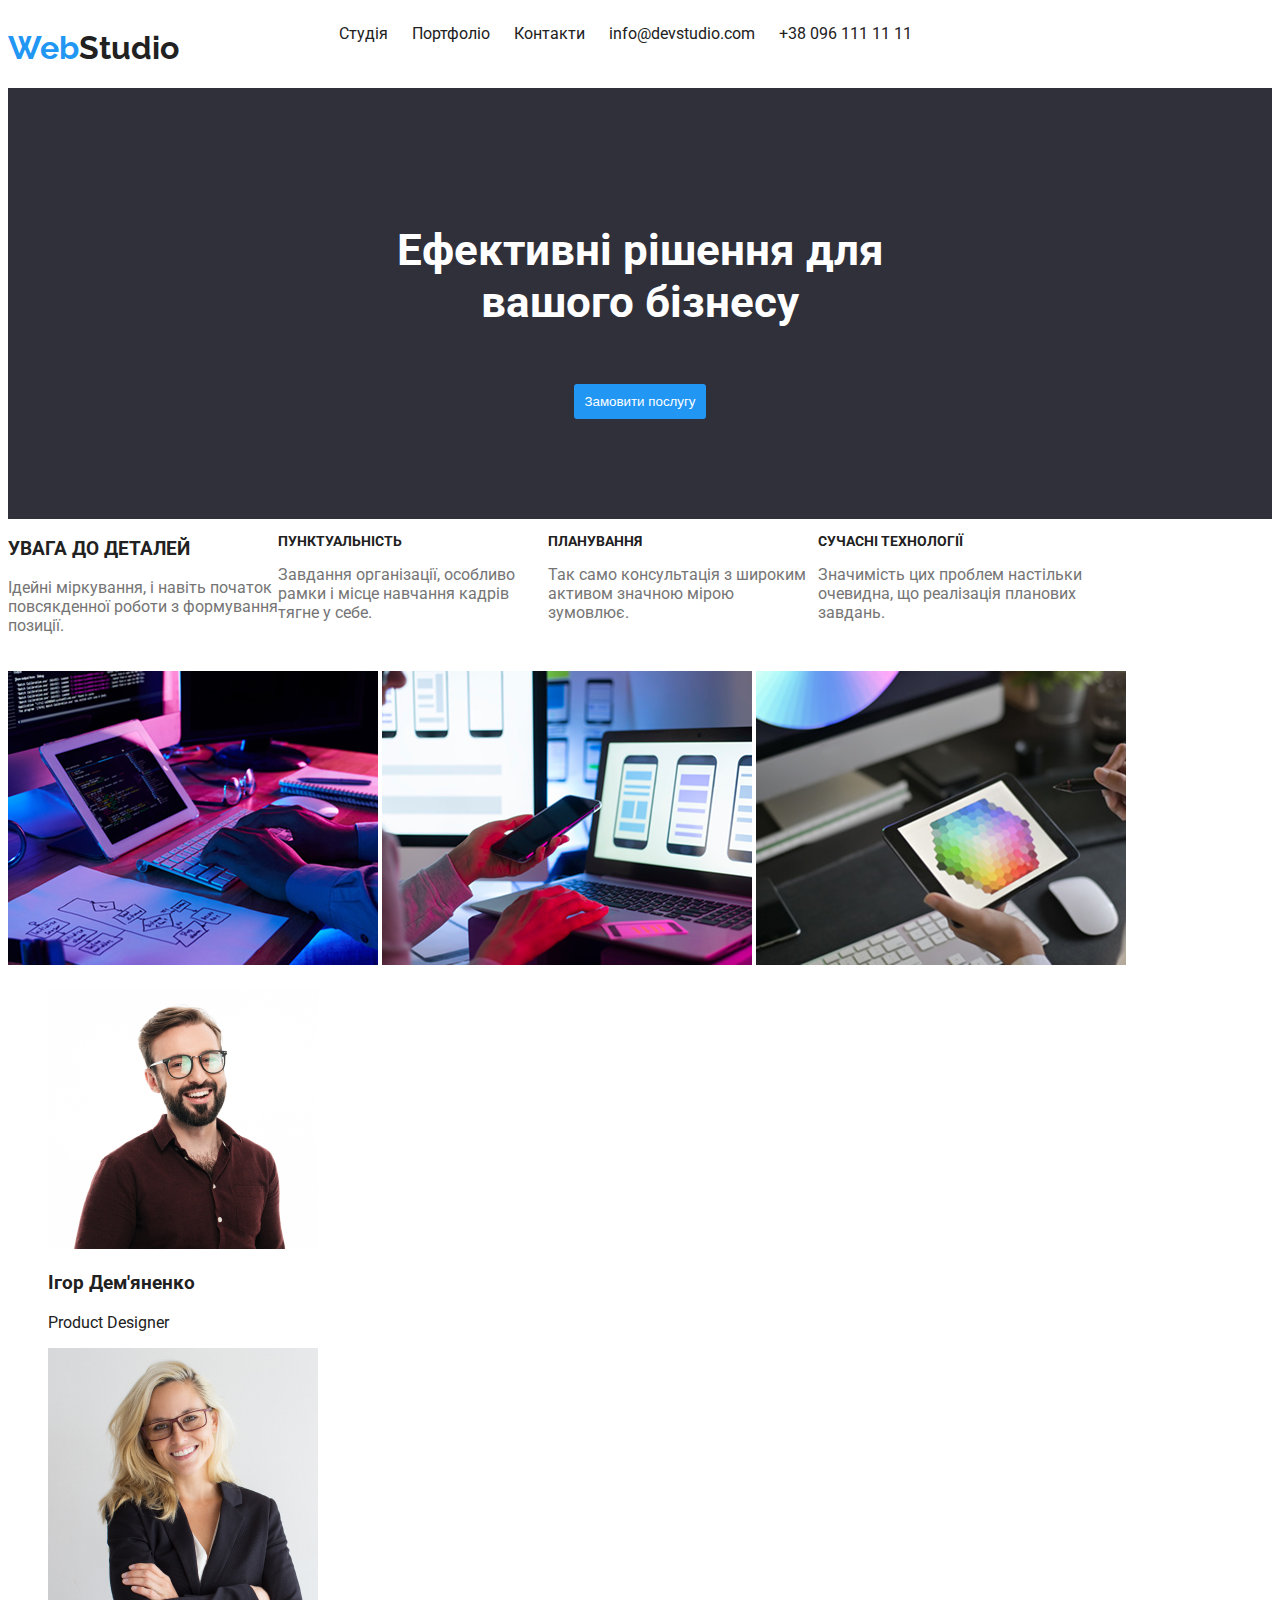
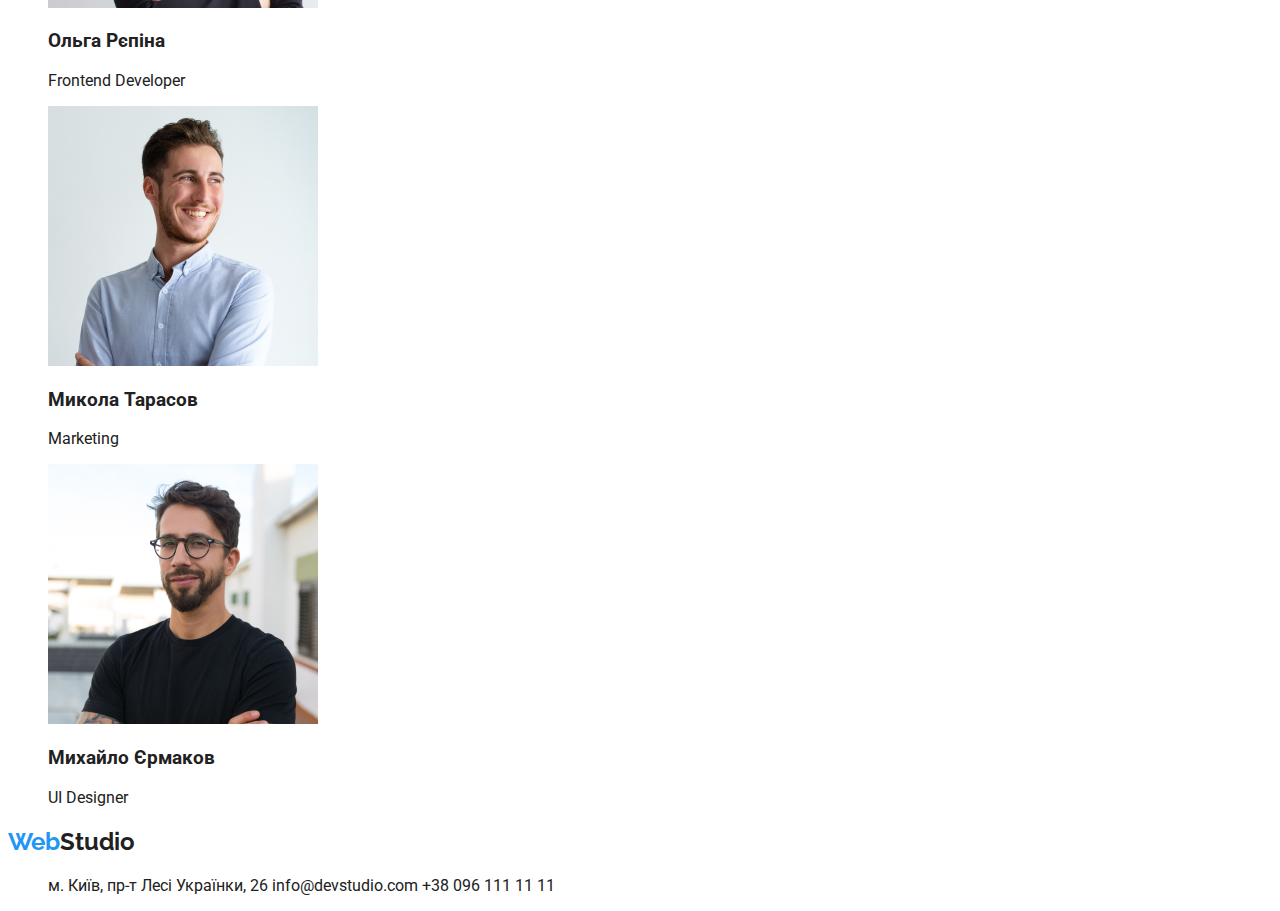
<file: realWebStudio/index.html>
<!DOCTYPE html>
<html lang="uk">
  <head>
    <meta charset="UTF-8" />
    <meta name="viewport" content="width=device-width, initial-scale=1.0" />
    <title>WebStudio</title>
    <link
      href="https://fonts.googleapis.com/css2?family=Roboto:ital,wght@0,100..900;1,100..900&display=swap"
      rel="stylesheet"
    />
    <link
      href="https://fonts.googleapis.com/css2?family=Raleway:ital,wght@0,100..900;1,100..900&family=Roboto:ital,wght@0,100..900;1,100..900&display=swap"
      rel="stylesheet"
    />
    <link
      rel="stylesheet"
      href="https://necolas.github.io/normalize.css/8.0.1/normalize.css"
    />
    <link rel="stylesheet" href="style.css" />
  </head>
  <body>
    <header> 
      <h1><span>Web</span>Studio</h1>
      <!--font-Raleway-->
      <nav>
        <ul class="header-menu-list">
          <li class="header-menu-list-items">Студія</li>
          <li class="header-menu-list-items">Портфоліо</li>
          <li class="header-menu-list-items">Контакти</li>

          <li class="header-menu-list-items">
            <adress>info@devstudio.com</adress>
          </li>
          <li class="header-menu-list-items">
            <adress>+38 096 111 11 11</adress>
          </li>
        </ul>
      </nav>
    </header>
    <main>
      <section class="hero">
        <h2 class="hero-section-h2">
          Ефективні рішення для <br />вашого бізнесу
        </h2>
        <br />
        <button type="button" class="hero-section-button">
          Замовити послугу
        </button>
      </section>

      <section class="features">
        <div class="features-section-items">
          <h3 class="features-section-div-h3-items">УВАГА ДО ДЕТАЛЕЙ</h3>
          <p class="features-section-div-p-litems">
            Ідейні міркування, і навіть початок повсякденної роботи з формування
            позиції.
          </p>
        </div>
        <div class="features-section-items">
          <h3 class="features-section-div-h3-litems">ПУНКТУАЛЬНІСТЬ</h3>
          <p class="features-section-div-p-litems">
            Завдання організації, особливо рамки і місце навчання кадрів тягне у
            себе.
          </p>
        </div>
        <div class="features-section-items">
          <h3 class="features-section-div-h3-litems">ПЛАНУВАННЯ</h3>
          <p class="features-section-div-p-litems">
            Так само консультація з широким активом значною мірою зумовлює.
          </p>
        </div>
        <div class="features-section-items">
          <h3 class="features-section-div-h3-litems">СУЧАСНІ ТЕХНОЛОГІЇ</h3>
          <p class="features-section-div-p-litems">
            Значимість цих проблем настільки очевидна, що реалізація планових
            завдань.
          </p>
        </div>
      </section>

      <section class="WhatDoWeDo">
        <h2 class="WhatDoWeDo-section-h2"></h2>
        <img src="img.png" alt="img" class="WhatDoWeDo-section-img-items" />
        <img src="box 2.png" alt="img" class="WhatDoWeDo-section-img-items" />
        <img src="img (4).png" alt="img" class="WhatDoWeDo-section-img-items" />
      </section>

      <section class="OurTeam">
        <h2 class="OurTeam-section-h2"></h2>
        <ul class="OurTeam-section-list">
          <li class="OurTeam-section-list-items">
            <img
              src="img (1).jpg"
              alt="img"
              class="OurTeam-section-img-items"
            />
            <h3 class="OurTeam-section-h3-items">Ігор Дем'яненко</h3>
            <p class="OurTeam-section-p-items">Product Designer</p>
          </li>
          <li class="OurTeam-section-list-items">
            <img
              src="img (4).jpg"
              alt="img"
              class="OurTeam-section-img-items"
            />
            <h3 class="OurTeam-section-h3-items">Ольга Рєпіна</h3>
            <p class="OurTeam-section-p-items">Frontend Developer</p>
          </li>
          <li class="OurTeam-section-list-items">
            <img
              src="img (2).jpg"
              alt="img"
              class="OurTeam-section-img-items"
            />
            <h3 class="OurTeam-section-h3-items">Микола Тарасов</h3>
            <p class="OurTeam-section-p-items">Marketing</p>
          </li>
          <li class="OurTeam-section-list-items">
            <img
              src="img (5).jpg"
              alt="img"
              class="OurTeam-section-img-items"
            />
            <h3 class="OurTeam-section-h3-items">Михайло Єрмаков</h3>
            <p class="OurTeam-section-p-items">UI Designer</p>
          </li>
        </ul>
      </section>
    </main>
    <footer>
      <h2 class="footer-logo"><span>Web</span>Studio</h2>
      <!--font-Raleway-->
      <ul class="footer list">
        <li class="footer-list-items">
          <adress>м. Київ, пр-т Лесі Українки, 26</adress>
        </li>
        <li class="footer-list-items">
          <adress>info@devstudio.com</adress>
        </li>
        <li class="footer-list-items">
          <adress>+38 096 111 11 11</adress>
        </li>
      </ul>
    </footer>
  </body>
</html>
</file>
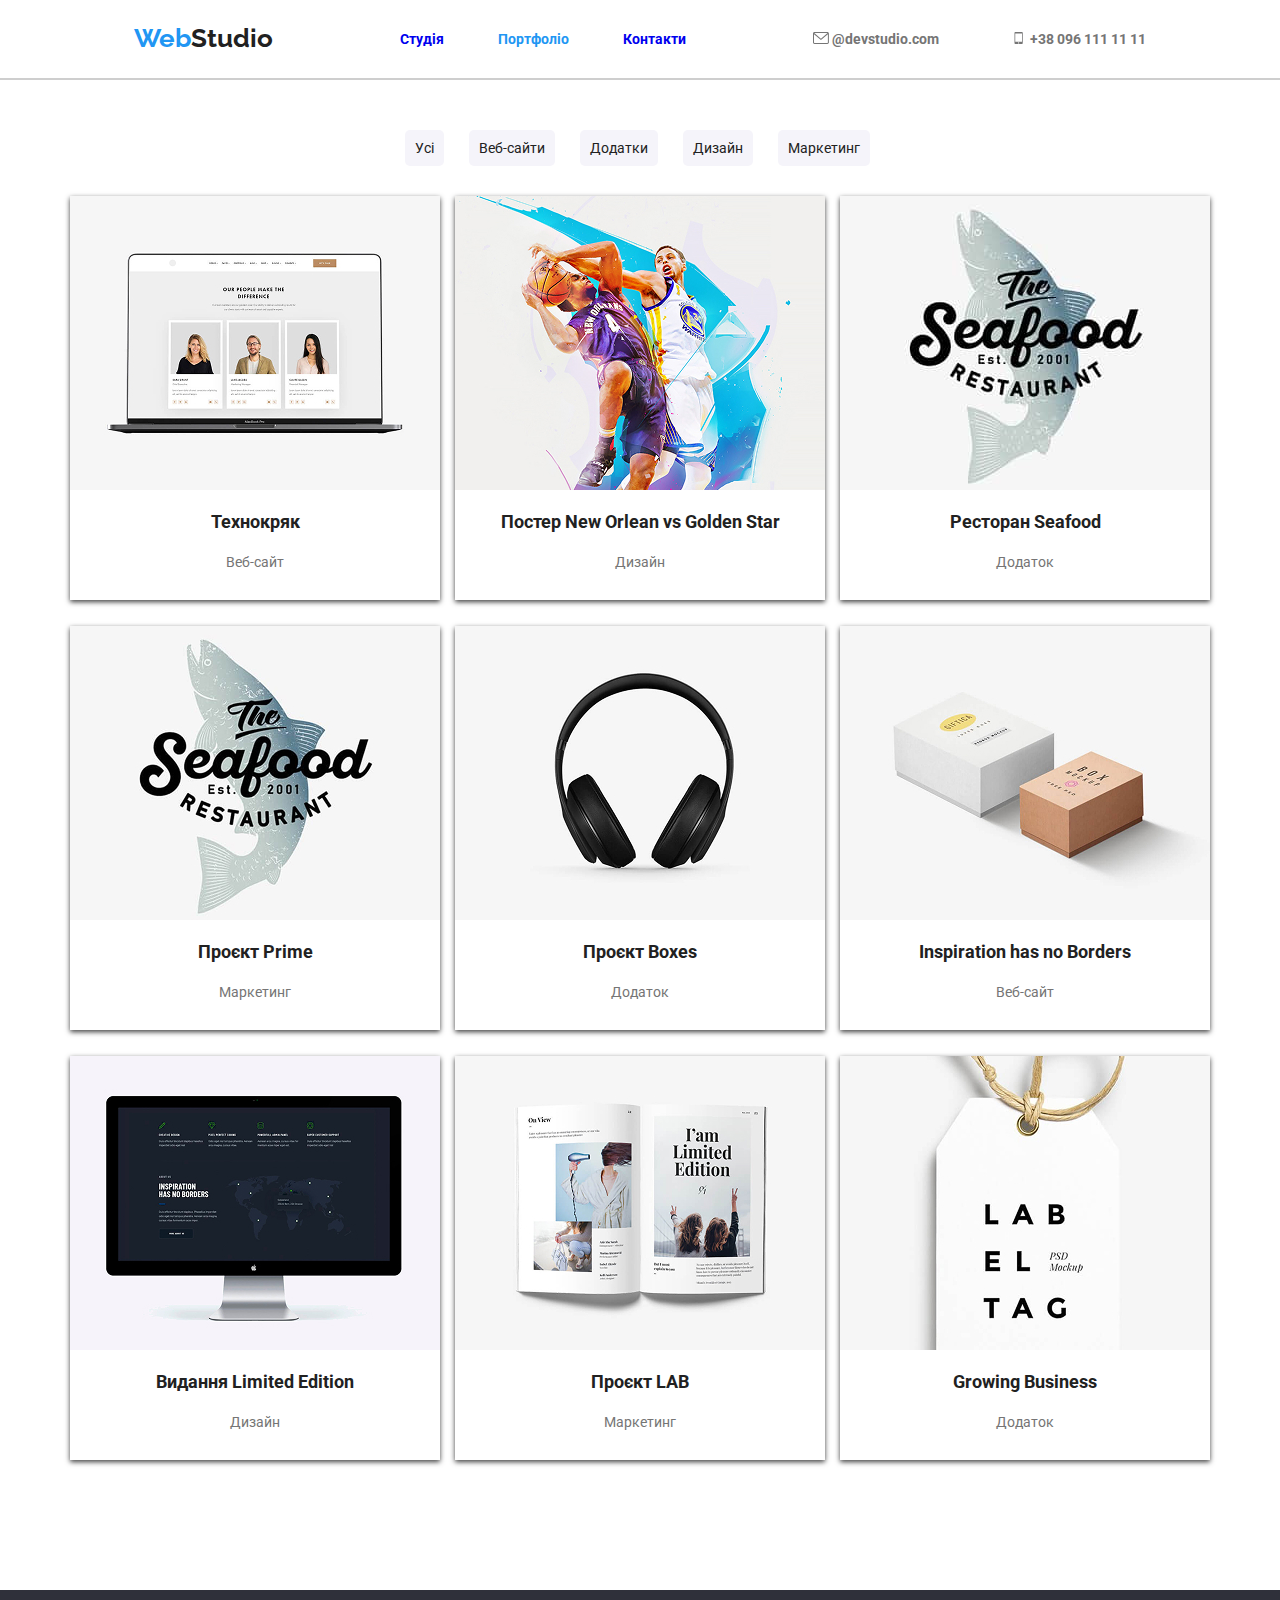
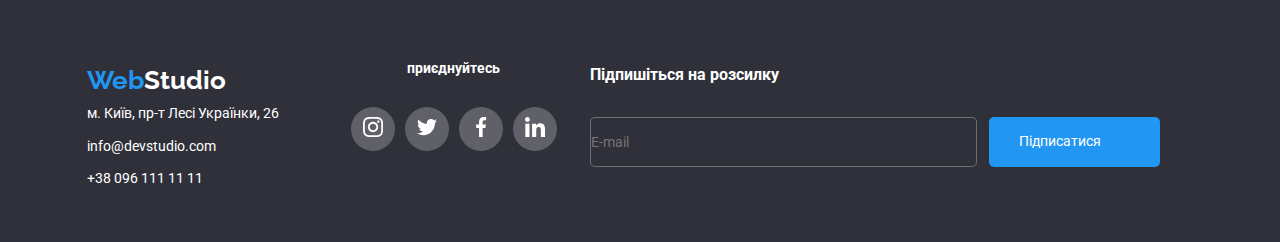
<file: portfolio.html>
<!doctype html>
<html lang="uk">
  <head>
    <meta charset="UTF-8" />
    <meta name="viewport" content="width=device-width, initial-scale=1.0" />
    <title>WebStudio</title>
    <link
      href="https://fonts.googleapis.com/css2?family=Roboto:ital,wght@0,100..900;1,100..900&display=swap"
      rel="stylesheet"
    />
    <link
      href="https://fonts.googleapis.com/css2?family=Raleway:ital,wght@0,100..900;1,100..900&family=Roboto:ital,wght@0,100..900;1,100..900&display=swap"
      rel="stylesheet"
    />
    <link
      rel="stylesheet"
      href="https://cdnjs.cloudflare.com/ajax/libs/modern-normalize/1.0.0/modern-normalize.min.css"
    />
    <link
      rel="icon"
      href="[data-uri]"
    />
    <link rel="stylesheet" href="css/animate.css" />
    <link rel="stylesheet" href="css/main.css" />
  </head>
  <body>
    <header>
      <div class="container header__container">
        <h1 class="animate__animated animate__tada"><span>Web</span>Studio</h1>
        <!--font-Raleway-->
        <nav>
          <ul class="nav__list">
            <li class="nav__item">
              <a class="nav__link" href="index.html">Студія</a>
            </li>
            <li class="nav__item">
              <a class="nav__link nav__link-active" href="portfolio.html"
                >Портфоліо</a
              >
            </li>
            <li class="nav__item">
              <a class="nav__link" href="#footer">Контакти</a>
            </li>
          </ul>
        </nav>
        <ul class="info__list">
          <li class="info__item">
            <a href="" class="info__link">
              <svg class="info__svg">
                <use href="./svg/symbol-defs.svg#icon-envelope-hover"></use>
              </svg>
              @devstudio.com
            </a>
          </li>
          <li class="info__item">
            <a href="" class="info__link">
              <svg class="info__svg">
                <use href="./svg/symbol-defs.svg#icon-mobile2"></use>
              </svg>
              +38 096 111 11 11
            </a>
          </li>
        </ul>
      </div>
    </header>

    <main>
      <section class="portfolio__section">
        <div class="container portfolio__container">
          <ul class="filters">
            <li class="filters__items">Усі</li>
            <li class="filters__items">Веб-сайти</li>
            <li class="filters__items">Додатки</li>
            <li class="filters__items">Дизайн</li>
            <li class="filters__items">Маркетинг</li>
            <ul></ul>
          </ul>
          <ul class="projects__list">
            <li class="project">
              <div class="overlay__box">
                <picture>
                  <source
                    srcset="
                      ./images/desktop/index/project-img-1-1.jpg 1x,
                      ./images/desktop/index/project-img-1-2.jpg 2x
                    "
                    type="image/jpeg"
                    media="(min-width: 767px) and (max-width: 1200px)"
                  />
                  <source
                    srcset="
                      ./images/tablet/index/project-img-1-1.jpg 1x,
                      ./images/tablet/index/project-img-1-2.jpg 2x
                    "
                    type="image/jpeg"
                    media="(min-width: 767px) and (max-width: 1200px)"
                  />
                  <source
                    srcset="
                      ./images/mobile/index/project-img-1-1.jpg 1x,
                      ./images/mobile/index/project-img-1-2.jpg 2x
                    "
                    type="image/jpeg"
                    media="(max-width: 767)"
                  />

                  <img
                    src="./images/desktop/portfolio/project-1-1.jpg"
                    alt="сайт"
                    class="project-img"
                  />
                </picture>

                <div class="overlay">
                  <p>
                    Ресурс пропонує комплексні пропозиції з різним рівнем
                    функціоналу та сервісів. Все це дозволить відвідувачу
                    отримати вичерпні відомості про компанію чи приватну особу.
                  </p>
                </div>
              </div>
              <h3 class="projects__h3">Технокряк</h3>
              <p class="projects__p">Веб-сайт</p>
            </li>
            <!---->
            <li class="project">
              <div class="overlay__box">
                <picture>
                  <source
                    srcset="
                      ./images/desktop/index/project-img-2-1.jpg 1x,
                      ./images/desktop/index/project-img-2-2.jpg 2x
                    "
                    type="image/jpeg"
                    media="(min-width: 767px) and (max-width: 1200px)"
                  />
                  <source
                    srcset="
                      ./images/tablet/index/project-img-2-1.jpg 1x,
                      ./images/tablet/index/project-img-2-2.jpg 2x
                    "
                    type="image/jpeg"
                    media="(min-width: 767px) and (max-width: 1200px)"
                  />
                  <source
                    srcset="
                      ./images/mobile/index/project-img-2-1.jpg 1x,
                      ./images/mobile/index/project-img-2-2.jpg 2x
                    "
                    type="image/jpeg"
                    media="(max-width: 767)"
                  />

                  <img
                    src="./images/desktop/portfolio/project-2-1.jpg"
                    alt="сайт"
                    class="project-img"
                  />
                </picture>

                <div class="overlay">
                  <p>
                    Ресурс пропонує комплексні пропозиції з різним рівнем
                    функціоналу та сервісів. Все це дозволить відвідувачу
                    отримати вичерпні відомості про компанію чи приватну особу.
                  </p>
                </div>
              </div>
              <h3 class="projects__h3">Постер New Orlean vs Golden Star</h3>
              <p class="projects__p">Дизайн</p>
            </li>
            <!---->
            <li class="project">
              <div class="overlay__box">
                <img
                  src="./images/img (7).jpg"
                  alt="Постер"
                  class="project__img"
                />
                <div class="overlay">
                  <p>
                    Ресурс пропонує комплексні пропозиції з різним рівнем
                    функціоналу та сервісів. Все це дозволить відвідувачу
                    отримати вичерпні відомості про компанію чи приватну особу.
                  </p>
                </div>
              </div>
              <h3 class="projects__h3">Ресторан Seafood</h3>
              <p class="projects__p">Додаток</p>
            </li>
            <!---->
            <li class="project">
              <div class="overlay__box">
                <picture>
                  <source
                    srcset="
                      ./images/desktop/index/project-img-3-1.jpg 1x,
                      ./images/desktop/index/project-img-3-2.jpg 2x
                    "
                    type="image/jpeg"
                    media="(min-width: 767px) and (max-width: 1200px)"
                  />
                  <source
                    srcset="
                      ./images/tablet/index/project-img-3-1.jpg 1x,
                      ./images/tablet/index/project-img-3-2.jpg 2x
                    "
                    type="image/jpeg"
                    media="(min-width: 767px) and (max-width: 1200px)"
                  />
                  <source
                    srcset="
                      ./images/mobile/index/project-img-3-1.jpg 1x,
                      ./images/mobile/index/project-img-3-2.jpg 2x
                    "
                    type="image/jpeg"
                    media="(max-width: 767)"
                  />

                  <img
                    src="./images/desktop/portfolio/project-3-1.jpg"
                    alt="сайт"
                    class="project-img"
                  />
                </picture>
                <div class="overlay">
                  <p>
                    Ресурс пропонує комплексні пропозиції з різним рівнем
                    функціоналу та сервісів. Все це дозволить відвідувачу
                    отримати вичерпні відомості про компанію чи приватну особу.
                  </p>
                </div>
              </div>
              <h3 class="projects__h3">Проєкт Prime</h3>
              <p class="projects__p">Маркетинг</p>
            </li>
            <!---->
            <li class="project">
              <div class="overlay__box">
                <picture>
                  <source
                    srcset="
                      ./images/desktop/index/project-img-4-1.jpg 1x,
                      ./images/desktop/index/project-img-4-2.jpg 2x
                    "
                    type="image/jpeg"
                    media="(min-width: 767px) and (max-width: 1200px)"
                  />
                  <source
                    srcset="
                      ./images/tablet/index/project-img-4-1.jpg 1x,
                      ./images/tablet/index/project-img-4-2.jpg 2x
                    "
                    type="image/jpeg"
                    media="(min-width: 767px) and (max-width: 1200px)"
                  />
                  <source
                    srcset="
                      ./images/mobile/index/project-img-4-1.jpg 1x,
                      ./images/mobile/index/project-img-4-2.jpg 2x
                    "
                    type="image/jpeg"
                    media="(max-width: 767)"
                  />

                  <img
                    src="./images/desktop/portfolio/project-4-1.jpg"
                    alt="сайт"
                    class="project-img"
                  />
                </picture>
                <div class="overlay">
                  <p>
                    Ресурс пропонує комплексні пропозиції з різним рівнем
                    функціоналу та сервісів. Все це дозволить відвідувачу
                    отримати вичерпні відомості про компанію чи приватну особу.
                  </p>
                </div>
              </div>
              <h3 class="projects__h3">Проєкт Boxes</h3>
              <p class="projects__p">Додаток</p>
            </li>
            <!---->
            <li class="project">
              <div class="overlay__box">
                <picture>
                  <source
                    srcset="
                      ./images/desktop/index/project-img-5-1.jpg 1x,
                      ./images/desktop/index/project-img-5-2.jpg 2x
                    "
                    type="image/jpeg"
                    media="(min-width: 767px) and (max-width: 1200px)"
                  />
                  <source
                    srcset="
                      ./images/tablet/index/project-img-5-1.jpg 1x,
                      ./images/tablet/index/project-img-5-2.jpg 2x
                    "
                    type="image/jpeg"
                    media="(min-width: 767px) and (max-width: 1200px)"
                  />
                  <source
                    srcset="
                      ./images/mobile/index/project-img-5-1.jpg 1x,
                      ./images/mobile/index/project-img-5-2.jpg 2x
                    "
                    type="image/jpeg"
                    media="(max-width: 767)"
                  />

                  <img
                    src="./images/desktop/portfolio/project-5-1.jpg"
                    alt="сайт"
                    class="project-img"
                  />
                </picture>

                <div class="overlay">
                  <p>
                    Ресурс пропонує комплексні пропозиції з різним рівнем
                    функціоналу та сервісів. Все це дозволить відвідувачу
                    отримати вичерпні відомості про компанію чи приватну особу.
                  </p>
                </div>
              </div>
              <h3 class="projects__h3">Inspiration has no Borders</h3>
              <p class="projects__p">Веб-сайт</p>
            </li>
            <!---->
            <li class="project">
              <div class="overlay__box">
                <picture>
                  <source
                    srcset="
                      ./images/desktop/index/project-img-6-1.jpg 1x,
                      ./images/desktop/index/project-img-6-2.jpg 2x
                    "
                    type="image/jpeg"
                    media="(min-width: 767px) and (max-width: 1200px)"
                  />
                  <source
                    srcset="
                      ./images/tablet/index/project-img-6-1.jpg 1x,
                      ./images/tablet/index/project-img-6-2.jpg 2x
                    "
                    type="image/jpeg"
                    media="(min-width: 767px) and (max-width: 1200px)"
                  />
                  <source
                    srcset="
                      ./images/mobile/index/project-img-6-1.jpg 1x,
                      ./images/mobile/index/project-img-6-2.jpg 2x
                    "
                    type="image/jpeg"
                    media="(max-width: 767)"
                  />

                  <img
                    src="./images/desktop/portfolio/project-6-1.jpg"
                    alt="сайт"
                    class="project-img"
                  />
                </picture>

                <div class="overlay">
                  <p>
                    Ресурс пропонує комплексні пропозиції з різним рівнем
                    функціоналу та сервісів. Все це дозволить відвідувачу
                    отримати вичерпні відомості про компанію чи приватну особу.
                  </p>
                </div>
              </div>
              <h3 class="projects__h3">Видання Limited Edition</h3>
              <p class="projects__p">Дизайн</p>
            </li>
            <!---->
            <li class="project">
              <div class="overlay__box">
                <picture>
                  <source
                    srcset="
                      ./images/desktop/index/project-img-7-1.jpg 1x,
                      ./images/desktop/index/project-img-7-2.jpg 2x
                    "
                    type="image/jpeg"
                    media="(min-width: 767px) and (max-width: 1200px)"
                  />
                  <source
                    srcset="
                      ./images/tablet/index/project-img-7-1.jpg 1x,
                      ./images/tablet/index/project-img-7-2.jpg 2x
                    "
                    type="image/jpeg"
                    media="(min-width: 767px) and (max-width: 1200px)"
                  />
                  <source
                    srcset="
                      ./images/mobile/index/project-img-7-1.jpg 1x,
                      ./images/mobile/index/project-img-7-2.jpg 2x
                    "
                    type="image/jpeg"
                    media="(max-width: 767)"
                  />

                  <img
                    src="./images/desktop/portfolio/project-7-1.jpg"
                    alt="сайт"
                    class="project-img"
                  />
                </picture>

                <div class="overlay">
                  <p>
                    Ресурс пропонує комплексні пропозиції з різним рівнем
                    функціоналу та сервісів. Все це дозволить відвідувачу
                    отримати вичерпні відомості про компанію чи приватну особу.
                  </p>
                </div>
              </div>
              <h3 class="projects__h3">Проєкт LAB</h3>
              <p class="projects__p">Маркетинг</p>
              <!---->
            </li>

            <li class="project">
              <div class="overlay__box">
                <picture>
                  <source
                    srcset="
                      ./images/desktop/index/project-img-8-1.jpg 1x,
                      ./images/desktop/index/project-img-8-2.jpg 2x
                    "
                    type="image/jpeg"
                    media="(min-width: 767px) and (max-width: 1200px)"
                  />
                  <source
                    srcset="
                      ./images/tablet/index/project-img-8-1.jpg 1x,
                      ./images/tablet/index/project-img-8-2.jpg 2x
                    "
                    type="image/jpeg"
                    media="(min-width: 767px) and (max-width: 1200px)"
                  />
                  <source
                    srcset="
                      ./images/mobile/index/project-img-8-1.jpg 1x,
                      ./images/mobile/index/project-img-8-2.jpg 2x
                    "
                    type="image/jpeg"
                    media="(max-width: 767)"
                  />

                  <img
                    src="./images/desktop/portfolio/project-8-1.jpg"
                    alt="сайт"
                    class="project-img"
                  />

                <div class="overlay">
                  <p>
                    Ресурс пропонує комплексні пропозиції з різним рівнем
                    функціоналу та сервісів. Все це дозволить відвідувачу
                    отримати вичерпні відомості про компанію чи приватну особу.
                  </p>
                </div>
              </div>
              <h3 class="projects__h3">Growing Business</h3>
              <p class="projects__p">Додаток</p>
            </li>
          </ul>
        </div>
      </section>
    </main>

    <footer>
      <div class="container footer__container">
        <div class="footer__div-main">
          <h2 class="footer__logo"><span>Web</span>Studio</h2>
          <!--font-Raleway-->
          <ul class="footer__list">
            <li class="footer__li">
              <adress>м. Київ, пр-т Лесі Українки, 26</adress>
            </li>
            <li class="footer__li">
              <adress>info@devstudio.com</adress>
            </li>
            <li class="footer__li">
              <adress>+38 096 111 11 11</adress>
            </li>
          </ul>
        </div>
        <div class="socialNetworks footer__div-socialNetworks">
          <h3 class="socialNetworks__h3" style="text-align: center">
            приєднуйтесь
          </h3>
          <br /><br />
          <ul style="margin-top: 60px" class="socialNetworks__list">
            <li class="socialNetwork__circle">
              <a href="">
                <svg class="socialNetwork">
                  <use href="./svg/symbol-defs.svg#icon-instagram-2"></use>
                </svg>
              </a>
            </li>
            <li class="socialNetwork__circle">
              <a href="">
                <svg class="socialNetwork">
                  <use href="./svg/symbol-defs.svg#icon-twitter-1"></use>
                </svg>
              </a>
            </li>
            <li class="socialNetwork__circle">
              <a href="">
                <svg class="socialNetwork">
                  <use href="./svg/symbol-defs.svg#icon-facebook-1"></use>
                </svg>
              </a>
            </li>
            <li class="socialNetwork__circle">
              <a href="">
                <svg class="socialNetwork">
                  <use href="./svg/symbol-defs.svg#icon-linkedin-1"></use>
                </svg>
              </a>
            </li>
          </ul>
        </div>
        <div class="footer__div-form">
          <h3 class="footerForm__h3">Підпишіться на розсилку</h3>
          <form class="footer__form">
            <input required type="email" placeholder="E-mail" />
            <button type="submit">
              Підписатися
              <svg><use href="./svg/symbol-defs.svg#icon-icon-send"></use></svg>
            </button>
          </form>
        </div>
        <a name="footer"></a>
      </div>
    </footer>
  </body>
</html>
</file>
<file: realWebStudio/style.css>
:root {
    --text-color:#212121;
    --white-text-color:#FFFFFF;
    --gray-text-color:#757575;
    --span-buttonBackground-aHover-color:#2196F3;
    --hero-section-bacground-color:#2F303A;
    --OurTeam-section-bacground-color:#F5F4FA;
}

body {
    font-family: "Roboto", sans-serif;
    color: var(--text-color);
}

span {
    color: var(--span-buttonBackground-aHover-color);
}

li {
    list-style: none;
    display: inline;
}

/*<header>*/

header {
    display: flex;
}

h1, .footer-logo {
    font-family: "Raleway", sans-serif;
}

.header-menu-list {
    margin-left: 100px;
}

.header-menu-list-items {
    display: inline;
    margin-left: 20px;
}

.header-menu-list-items:hover {
    color: var(--span-buttonBackground-aHover-color);
}

/*header*/
/*main*/

/*hero-section*/

.hero {
    background-color: var(--hero-section-bacground-color);
    text-align: center;
    padding: 100px 0px 100px 0px;
}

.hero-section-h2 {
    font-size: 44px;
    color: var(--white-text-color);
}

.hero-section-button {
    background-color: var(--span-buttonBackground-aHover-color);
    color: var(--white-text-color);
    padding: 10px 10px 10px 10px;
    border: 0;
    border-radius: 3px;
}

/*hero-section*/

/*features-section*/

.features {
    display: flex;
}

.features-section-items {
    width: 270px;
}

.features-section-div-h3-litems {
    font-size: 14px;
}

.features-section-div-p-litems {
    color: var(--gray-text-color);
}

/*features-section*/

/*</main>*/
</file>
<file: css/main.css>
* {
  margin: 0;
  padding: 0;
}

body {
  font-family: "Roboto", sans-serif;
  color: #212121;
  font-size: 14px;
  display: -webkit-box;
  display: -ms-flexbox;
  display: flex;
  -webkit-box-orient: vertical;
  -webkit-box-direction: normal;
      -ms-flex-direction: column;
          flex-direction: column;
  -webkit-box-pack: justify;
      -ms-flex-pack: justify;
          justify-content: space-between;
}

h1, h2, h3, p {
  margin: 0;
}

span {
  color: #2196F3;
}

li {
  list-style: none;
  display: inline-block;
}

ul {
  padding: 0;
  font-size: 14px;
  display: -webkit-box;
  display: -ms-flexbox;
  display: flex;
  -ms-flex-wrap: wrap;
      flex-wrap: wrap;
}

section:not(.OurTeam) {
  margin-bottom: 100px;
}

.container {
  width: 1170px;
  padding: 0 15px;
  margin: 0 auto;
}

.features__items::before {
  content: "";
  display: block;
  width: 100%;
  height: 120px;
  background-color: #F5F4FA;
  background-size: 70px;
  background-repeat: no-repeat;
  background-position: center;
  margin-bottom: 30px;
}

.OurTeam__li {
  display: -webkit-box;
  display: -ms-flexbox;
  display: flex;
  -webkit-box-orient: vertical;
  -webkit-box-direction: normal;
      -ms-flex-direction: column;
          flex-direction: column;
  -webkit-box-pack: justify;
      -ms-flex-pack: justify;
          justify-content: space-between;
  -webkit-box-align: center;
      -ms-flex-align: center;
          align-items: center;
  background-color: #FFFFFF;
  border-radius: 5px;
  -webkit-box-shadow: 0px 2px 30px -19px rgba(0, 0, 0, 0.76);
          box-shadow: 0px 2px 30px -19px rgba(0, 0, 0, 0.76);
}

.input__box, .modal__bnt-close, .socialNetwork__circle, .regularCustomers__li {
  display: -webkit-box;
  display: -ms-flexbox;
  display: flex;
  -webkit-box-pack: center;
      -ms-flex-pack: center;
          justify-content: center;
  -webkit-box-align: center;
      -ms-flex-align: center;
          align-items: center;
}

header {
  height: 80px;
  border-bottom: 2px solid #cecece;
  display: -webkit-box;
  display: -ms-flexbox;
  display: flex;
}

.header__container {
  display: -webkit-box;
  display: -ms-flexbox;
  display: flex;
  -ms-flex-pack: distribute;
      justify-content: space-around;
  -webkit-box-align: center;
      -ms-flex-align: center;
          align-items: center;
  -webkit-box-orient: horizontal;
  -webkit-box-direction: normal;
      -ms-flex-direction: row;
          flex-direction: row;
  -ms-flex-wrap: wrap;
      flex-wrap: wrap;
  -ms-flex-item-align: center;
      align-self: center;
  height: 40px;
}

h1, .footer__logo {
  font-family: "Raleway", sans-serif;
  font-size: 26px;
  color: #212121;
  -webkit-animation-name: tada;
          animation-name: tada;
  -webkit-animation-timing-function: ease-in-out;
          animation-timing-function: ease-in-out;
  -webkit-animation-duration: 2s;
          animation-duration: 2s;
  -webkit-animation-iteration-count: 1;
          animation-iteration-count: 1;
}

nav {
  display: -webkit-box;
  display: -ms-flexbox;
  display: flex;
  -webkit-box-pack: justify;
      -ms-flex-pack: justify;
          justify-content: space-between;
  -webkit-box-align: stretch;
      -ms-flex-align: stretch;
          align-items: stretch;
  -webkit-box-orient: horizontal;
  -webkit-box-direction: normal;
      -ms-flex-direction: row;
          flex-direction: row;
  -ms-flex-wrap: nowrap;
      flex-wrap: nowrap;
}

.info__list {
  width: 333px;
  height: 16px;
  display: -webkit-box;
  display: -ms-flexbox;
  display: flex;
  -webkit-box-pack: justify;
      -ms-flex-pack: justify;
          justify-content: space-between;
  -webkit-box-align: stretch;
      -ms-flex-align: stretch;
          align-items: stretch;
  -webkit-box-orient: horizontal;
  -webkit-box-direction: normal;
      -ms-flex-direction: row;
          flex-direction: row;
  -ms-flex-wrap: nowrap;
      flex-wrap: nowrap;
}

.info__link {
  color: #757575;
}

.nav__list {
  height: 40px;
  width: 286px;
  display: -webkit-box;
  display: -ms-flexbox;
  display: flex;
  -webkit-box-pack: justify;
      -ms-flex-pack: justify;
          justify-content: space-between;
  -webkit-box-align: center;
      -ms-flex-align: center;
          align-items: center;
  -webkit-box-orient: horizontal;
  -webkit-box-direction: normal;
      -ms-flex-direction: row;
          flex-direction: row;
  -ms-flex-wrap: nowrap;
      flex-wrap: nowrap;
  padding: 0;
}

.nav__link,
.info__link {
  height: 14px;
  font-weight: bold;
  text-decoration: none;
}
.nav__link:hover,
.info__link:hover {
  color: #2196F3;
}
.nav__link:hover .header-svg-items,
.info__link:hover .header-svg-items {
  fill: #2196F3;
}
.nav__link:not(.active):hover,
.info__link:not(.active):hover {
  color: #2196F3;
}

.nav__link-active {
  color: #2196F3;
}
.nav__link-active:after {
  content: "";
  position: absolute;
  top: 260%;
  left: 0;
  width: 100%;
  height: 4px;
  border-radius: 2px;
  background: #2196F3;
  -webkit-transform: scaleX(0);
          transform: scaleX(0);
  -webkit-transform-origin: left;
          transform-origin: left;
  -webkit-transition: -webkit-transform 0.4s ease;
  transition: -webkit-transform 0.4s ease;
  transition: transform 0.4s ease;
  transition: transform 0.4s ease, -webkit-transform 0.4s ease;
  -webkit-animation: line-animate 1.5s ease infinite;
          animation: line-animate 1.5s ease infinite;
}

.nav__item {
  position: relative;
}
.nav__item:not(.active)::after {
  content: "";
  position: absolute;
  top: 260%;
  left: 0;
  width: 100%;
  height: 4px;
  border-radius: 2px;
  background: #2196F3;
  -webkit-transform: scaleX(0);
          transform: scaleX(0);
  -webkit-transform-origin: left;
          transform-origin: left;
  -webkit-transition: -webkit-transform 0.4s ease;
  transition: -webkit-transform 0.4s ease;
  transition: transform 0.4s ease;
  transition: transform 0.4s ease, -webkit-transform 0.4s ease;
}
.nav__item:not(.active):hover::after {
  -webkit-transform: scaleX(1);
          transform: scaleX(1);
  opacity: 1;
  -webkit-transform-origin: right;
          transform-origin: right;
}

.info__svg {
  width: 16px;
  height: 12px;
  -webkit-transition: fill 250ms cubic-bezier(0.4, 0, 0.2, 1) 200ms, color 250ms cubic-bezier(0.4, 0, 0.2, 1) 200ms;
  transition: fill 250ms cubic-bezier(0.4, 0, 0.2, 1) 200ms, color 250ms cubic-bezier(0.4, 0, 0.2, 1) 200ms;
  fill: #757575;
}

.js-menu-container.is-open {
  -webkit-transform: translateX(0);
          transform: translateX(0);
}

.js-open-menu {
  display: none;
  width: 24px;
  height: 16px;
  z-index: 100;
  font-size: 24px;
  border: none;
  outline: none;
  background-color: rgba(0, 0, 0, 0);
}
.js-open-menu:hover, .js-open-menu .js-close-menu:hover {
  color: #2196F3;
}

.js-menu-container {
  position: fixed;
  display: -webkit-box;
  display: -ms-flexbox;
  display: flex;
  -webkit-box-pack: justify;
      -ms-flex-pack: justify;
          justify-content: space-between;
  -webkit-box-align: stretch;
      -ms-flex-align: stretch;
          align-items: stretch;
  -webkit-box-orient: vertical;
  -webkit-box-direction: normal;
      -ms-flex-direction: column;
          flex-direction: column;
  -ms-flex-wrap: nowrap;
      flex-wrap: nowrap;
  color: #212121;
  top: 0;
  left: 0;
  width: 100vw;
  height: 100dvh;
  background: #FFFFFF;
  -webkit-transform: translateX(100%);
          transform: translateX(100%);
  -webkit-transition: -webkit-transform 250ms ease;
  transition: -webkit-transform 250ms ease;
  transition: transform 250ms ease;
  transition: transform 250ms ease, -webkit-transform 250ms ease;
  padding: 48px;
  z-index: 999;
  font-weight: bold;
}

.js-close-menu {
  position: fixed;
  top: 15px;
  right: 15px;
  border: none;
  outline: none;
  text-decoration: none;
  background-color: rgba(0, 0, 0, 0);
  font-size: 24px;
}

.js-close-menu:hover {
  color: #2196F3;
}

.js-menu-container > ul:not(.mobile-socialnetworks) {
  display: -webkit-box;
  display: -ms-flexbox;
  display: flex;
  -webkit-box-orient: vertical;
  -webkit-box-direction: normal;
      -ms-flex-direction: column;
          flex-direction: column;
}

.modile-nav__list {
  height: 200px;
  margin-bottom: 78px;
  -webkit-box-pack: justify;
      -ms-flex-pack: justify;
          justify-content: space-between;
}

.mobile-nav__li > a {
  font-size: 40px;
  text-decoration: none;
  color: #212121;
}

.mobile-active > a {
  color: #2196F3;
}

.mobile-first__info {
  font-size: 34px;
  margin-bottom: 30px;
  color: #2196F3;
}

.mobile-second__finfo {
  font-size: 20px;
  margin-bottom: 64px;
}

.mobile-socialnetworks {
  display: -webkit-box;
  display: -ms-flexbox;
  display: flex;
  -webkit-box-pack: justify;
      -ms-flex-pack: justify;
          justify-content: space-between;
}

.mobile-socialnetwork > a {
  color: #2196F3;
}

.line {
  width: 0;
  height: 100%;
  margin: 0 auto;
  border: 1px solid #757575;
}

.hero {
  background-image: url(../../images/desktop/index/hero-background1.jpg);
  background: -webkit-gradient(linear, left bottom, left top, ) black;
  background: linear-gradient(0deg) black;
  background-position: center;
  height: 600px;
  width: 100vw;
  margin: 0;
  display: -webkit-box;
  display: -ms-flexbox;
  display: flex;
  -webkit-box-pack: center;
      -ms-flex-pack: center;
          justify-content: center;
  -webkit-box-align: center;
      -ms-flex-align: center;
          align-items: center;
  -webkit-box-orient: horizontal;
  -webkit-box-direction: normal;
      -ms-flex-direction: row;
          flex-direction: row;
  -ms-flex-wrap: nowrap;
      flex-wrap: nowrap;
  text-align: center;
  outline: auto;
}

.hero__h2 {
  font-size: 44px;
  color: #FFFFFF;
}

.hero__button {
  width: 216px;
  height: 50px;
  background-color: #2196F3;
  color: #FFFFFF;
  font-size: 16px;
  padding: auto;
  border: 0;
  border-radius: 3px;
  cursor: pointer;
  -webkit-animation-name: bnt-jump;
          animation-name: bnt-jump;
  -webkit-animation-duration: 1s;
          animation-duration: 1s;
  -webkit-animation-timing-function: ease-in-out;
          animation-timing-function: ease-in-out;
  -webkit-animation-iteration-count: infinite;
          animation-iteration-count: infinite;
}

.features {
  width: 100%;
  min-height: 248px;
  margin: 100px 0;
}

.features__container {
  display: -webkit-box;
  display: -ms-flexbox;
  display: flex;
  -webkit-box-pack: justify;
      -ms-flex-pack: justify;
          justify-content: space-between;
  -ms-flex-wrap: wrap;
      flex-wrap: wrap;
  min-height: 248px;
  -webkit-box-orient: horizontal;
  -webkit-box-direction: normal;
      -ms-flex-direction: row;
          flex-direction: row;
}

.features__items {
  width: 270px;
  height: 248px;
}

.first {
  -webkit-animation: shadow-change 1s ease-in-out infinite;
          animation: shadow-change 1s ease-in-out infinite;
  -webkit-animation-delay: 0.5s;
          animation-delay: 0.5s;
}

.second {
  -webkit-animation: shadow-change 1s ease-in-out infinite;
          animation: shadow-change 1s ease-in-out infinite;
}

.third {
  -webkit-animation: shadow-change 1s ease-in-out infinite;
          animation: shadow-change 1s ease-in-out infinite;
  -webkit-animation-delay: 0.5s;
          animation-delay: 0.5s;
}

.fourth {
  -webkit-animation: shadow-change 1s ease-in-out infinite;
          animation: shadow-change 1s ease-in-out infinite;
}

.features__items::before {
  border-radius: 5px;
}
.features__items:nth-child(1)::before {
  background-image: url("../../images/antena.png");
}
.features__items:nth-child(2)::before {
  background-image: url("../../images/clock.png");
}
.features__items:nth-child(3)::before {
  background-image: url("../../images/diagram.png");
}
.features__items:nth-child(4)::before {
  background-image: url("../../images/austronaut.png");
}

.features__h3 {
  margin-left: 10px;
  -webkit-box-ordinal-group: 2;
      -ms-flex-order: 1;
          order: 1;
  width: 270px;
}

.features__p {
  margin-left: 10px;
  color: #757575;
  -webkit-box-ordinal-group: 0;
      -ms-flex-order: -1;
          order: -1;
  width: 270px;
}

.WhatDoWeDo__container {
  text-align: center;
  display: -webkit-box;
  display: -ms-flexbox;
  display: flex;
  -webkit-box-orient: vertical;
  -webkit-box-direction: normal;
      -ms-flex-direction: column;
          flex-direction: column;
  -webkit-box-pack: center;
      -ms-flex-pack: center;
          justify-content: center;
}

.WhatDoWeDo__h2 {
  margin: 0 auto;
  font-size: 42px;
  margin-bottom: 20px;
}

.WhatDoWeDo__list {
  width: 100%;
  display: -webkit-box;
  display: -ms-flexbox;
  display: flex;
  -webkit-box-pack: justify;
      -ms-flex-pack: justify;
          justify-content: space-between;
  position: relative;
}

.first__img,
.first__p {
  -webkit-animation-name: Y-move;
          animation-name: Y-move;
  -webkit-animation-duration: 3s;
          animation-duration: 3s;
  -webkit-animation-timing-function: ease-in-out;
          animation-timing-function: ease-in-out;
  -webkit-animation-iteration-count: infinite;
          animation-iteration-count: infinite;
  -webkit-animation-direction: alternate;
          animation-direction: alternate;
  -webkit-animation-delay: 0s;
          animation-delay: 0s;
}

.second__img,
.second__p {
  -webkit-animation-name: Y-move;
          animation-name: Y-move;
  -webkit-animation-duration: 3s;
          animation-duration: 3s;
  -webkit-animation-timing-function: ease-in-out;
          animation-timing-function: ease-in-out;
  -webkit-animation-iteration-count: infinite;
          animation-iteration-count: infinite;
  -webkit-animation-direction: alternate;
          animation-direction: alternate;
  -webkit-animation-delay: 3s;
          animation-delay: 3s;
}

.third__img,
.third__p {
  -webkit-animation-name: Y-move;
          animation-name: Y-move;
  -webkit-animation-duration: 3s;
          animation-duration: 3s;
  -webkit-animation-timing-function: ease-in-out;
          animation-timing-function: ease-in-out;
  -webkit-animation-iteration-count: infinite;
          animation-iteration-count: infinite;
  -webkit-animation-direction: alternate;
          animation-direction: alternate;
  -webkit-animation-delay: 6s;
          animation-delay: 6s;
}

.WhatDoWeDo__img {
  width: 370px;
  height: 294px;
  display: block;
}

.img__box {
  width: 370px;
  height: 294px;
  position: relative;
}

.WhatDoWeDo__p {
  height: 70px;
  width: 370px;
  bottom: 0px;
  position: absolute;
  background-color: #2F303A;
  opacity: 80%;
  display: -webkit-box;
  display: -ms-flexbox;
  display: flex;
  -webkit-box-pack: center;
      -ms-flex-pack: center;
          justify-content: center;
  -webkit-box-align: center;
      -ms-flex-align: center;
          align-items: center;
}
.WhatDoWeDo__p > span {
  color: #FFFFFF;
}

.OurTeam {
  background-color: #F5F4FA;
  min-height: 708px;
  display: -webkit-box;
  display: -ms-flexbox;
  display: flex;
}

.OurTeam__container {
  min-height: 428px;
  display: -webkit-box;
  display: -ms-flexbox;
  display: flex;
  -webkit-box-orient: vertical;
  -webkit-box-direction: normal;
      -ms-flex-direction: column;
          flex-direction: column;
  -ms-flex-pack: distribute;
      justify-content: space-around;
  text-align: center;
}

.OurTeam__h2 {
  font-size: 36px;
  margin-bottom: 50px;
  margin: 0;
}

.OurTeam__list {
  display: -webkit-box;
  display: -ms-flexbox;
  display: flex;
  -webkit-box-pack: justify;
      -ms-flex-pack: justify;
          justify-content: space-between;
  gap: 15px;
}

.OurTeam__li {
  width: 270px;
  height: 368px;
}

.OurTeam__img {
  width: 270px;
  height: 260px;
}

.OurTeam__socialNetwork {
  fill: #AFB1B8 !important;
}

.socialNetwork__circle:hover .OurTeam__socialNetwork {
  fill: rgb(255, 255, 255) !important;
}

.regularCustomers {
  max-width: 1170px;
  min-height: 184px;
  margin: 100px auto;
  padding: 0 15px;
  text-align: center;
  display: -webkit-box;
  display: -ms-flexbox;
  display: flex;
  -ms-flex-pack: distribute;
      justify-content: space-around;
  -webkit-box-align: stretch;
      -ms-flex-align: stretch;
          align-items: stretch;
  -webkit-box-orient: vertical;
  -webkit-box-direction: normal;
      -ms-flex-direction: column;
          flex-direction: column;
  -ms-flex-wrap: wrap;
      flex-wrap: wrap;
}

.regularCustomers__h2 {
  font-size: 36px;
}

.regularCustomers__list {
  min-height: 92px;
  display: -webkit-box;
  display: -ms-flexbox;
  display: flex;
  -webkit-box-pack: justify;
      -ms-flex-pack: justify;
          justify-content: space-between;
  -webkit-box-align: stretch;
      -ms-flex-align: stretch;
          align-items: stretch;
  -webkit-box-orient: horizontal;
  -webkit-box-direction: normal;
      -ms-flex-direction: row;
          flex-direction: row;
  -ms-flex-wrap: nowrap;
      flex-wrap: nowrap;
  gap: 10px;
}

.regularCustomers__li {
  width: 170px;
  height: 92px;
  border: 1px solid #AFB1B8;
  border-radius: 3px;
  -webkit-transition: 250ms cubic-bezier(0.4, 0, 0.2, 1) 200ms;
  transition: 250ms cubic-bezier(0.4, 0, 0.2, 1) 200ms;
}
.regularCustomers__li:hover {
  border-color: #2196F3;
}
.regularCustomers__li:hover .customer {
  fill: #2196F3;
}

.customer {
  fill: #AFB1B8;
  -webkit-transition: 250ms cubic-bezier(0.4, 0, 0.2, 1) 200ms;
  transition: 250ms cubic-bezier(0.4, 0, 0.2, 1) 200ms;
}

.first__customer {
  height: 47px;
}

.second__customer {
  height: 52px;
}

.third__customer {
  height: 41px;
}

.fourth__customer {
  height: 40px;
}

.fifth__customer {
  height: 45px;
}

.sixth__customer {
  height: 44px;
  width: 170px;
}

footer {
  background-color: #2F303A;
  min-height: 252px;
  display: -webkit-box;
  display: -ms-flexbox;
  display: flex;
}

.footer__container {
  display: -webkit-box;
  display: -ms-flexbox;
  display: flex;
  -ms-flex-pack: distribute;
      justify-content: space-around;
  -webkit-box-align: stretch;
      -ms-flex-align: stretch;
          align-items: stretch;
  -webkit-box-orient: horizontal;
  -webkit-box-direction: normal;
      -ms-flex-direction: row;
          flex-direction: row;
  -ms-flex-wrap: wrap;
      flex-wrap: wrap;
  -ms-flex-line-pack: center;
      align-content: center;
}

.footer__div-main {
  width: 231px;
  height: 101px;
}

.footer__logo {
  color: #FFFFFF;
  margin-bottom: 10px;
}

.footer__list {
  width: 231px;
  height: 81px;
  padding: 0;
  display: -webkit-box;
  display: -ms-flexbox;
  display: flex;
  -webkit-box-orient: vertical;
  -webkit-box-direction: normal;
      -ms-flex-direction: column;
          flex-direction: column;
  -webkit-box-pack: justify;
      -ms-flex-pack: justify;
          justify-content: space-between;
}

.footer__li {
  color: #FFFFFF;
  font-size: 14px;
}

.footer__div-form {
  width: 570px;
  min-height: 86px;
  display: -webkit-box;
  display: -ms-flexbox;
  display: flex;
  -webkit-box-orient: vertical;
  -webkit-box-direction: normal;
      -ms-flex-direction: column;
          flex-direction: column;
  -webkit-box-pack: justify;
      -ms-flex-pack: justify;
          justify-content: space-between;
  -webkit-box-align: start;
      -ms-flex-align: start;
          align-items: flex-start;
}

.footerForm__h3 {
  color: #FFFFFF;
}

.footer__form {
  width: 100%;
  height: 50px;
  padding: 0;
  display: -webkit-box;
  display: -ms-flexbox;
  display: flex;
  gap: 12px;
}
.footer__form > input {
  width: 450px;
  height: 50px;
  border: none;
  outline: none;
  border: 1px solid rgba(255, 255, 255, 0.3);
  background-color: #2F303A;
  color: #FFFFFF;
  border-radius: 5px;
}
.footer__form > button {
  width: 200px;
  height: 50px;
  background-color: #2196F3;
  border-radius: 5px;
  border: none;
  display: -webkit-box;
  display: -ms-flexbox;
  display: flex;
  -webkit-box-pack: center;
      -ms-flex-pack: center;
          justify-content: center;
  -ms-flex-wrap: wrap;
      flex-wrap: wrap;
  -webkit-box-align: center;
      -ms-flex-align: center;
          align-items: center;
  color: #FFFFFF;
}
.footer__form > button > svg {
  width: 24px;
  height: 24px;
  fill: #FFFFFF;
  margin-left: 5px;
}

.socialNetworks {
  width: 206px;
  height: 80px;
  display: -webkit-box;
  display: -ms-flexbox;
  display: flex;
  -webkit-box-pack: center;
      -ms-flex-pack: center;
          justify-content: center;
  -webkit-box-align: stretch;
      -ms-flex-align: stretch;
          align-items: stretch;
  -webkit-box-orient: vertical;
  -webkit-box-direction: normal;
      -ms-flex-direction: column;
          flex-direction: column;
  -ms-flex-wrap: nowrap;
      flex-wrap: nowrap;
}

.socialNetworks__list {
  width: 206px;
  height: 44px;
  display: -webkit-box;
  display: -ms-flexbox;
  display: flex;
  -webkit-box-pack: justify;
      -ms-flex-pack: justify;
          justify-content: space-between;
  -webkit-box-align: stretch;
      -ms-flex-align: stretch;
          align-items: stretch;
  -webkit-box-orient: horizontal;
  -webkit-box-direction: normal;
      -ms-flex-direction: row;
          flex-direction: row;
  -ms-flex-wrap: nowrap;
      flex-wrap: nowrap;
  margin: 0 !important;
  padding: 0 !important;
}

.socialNetworks__h3 {
  color: white;
  height: 14px;
  font-size: 14px;
}

.socialNetwork__circle {
  width: 44px;
  height: 44px;
  border-radius: 22px;
  background-color: rgba(255, 255, 255, 0.235);
  -webkit-transition: 250ms cubic-bezier(0.4, 0, 0.2, 1) 200ms;
  transition: 250ms cubic-bezier(0.4, 0, 0.2, 1) 200ms;
}
.socialNetwork__circle:hover {
  background-color: #2196F3;
}

.socialNetwork {
  width: 20px;
  height: 20px;
  fill: white;
}

.backdrop {
  position: fixed;
  inset: 0;
  background-color: rgba(0, 0, 0, 0.5);
  z-index: 1000;
  opacity: 1;
  -webkit-transition: opacity 250ms ease;
  transition: opacity 250ms ease;
  display: -webkit-box;
  display: -ms-flexbox;
  display: flex;
  -webkit-box-pack: center;
      -ms-flex-pack: center;
          justify-content: center;
  -webkit-box-align: center;
      -ms-flex-align: center;
          align-items: center;
  -webkit-box-orient: horizontal;
  -webkit-box-direction: normal;
      -ms-flex-direction: row;
          flex-direction: row;
  -ms-flex-wrap: nowrap;
      flex-wrap: nowrap;
}
.backdrop.is-hidden {
  opacity: 0;
  pointer-events: none;
}

.modal {
  width: 528px;
  min-height: 581px;
  padding: 40px;
  background-color: #fff;
  border-radius: 5px;
  display: -webkit-box;
  display: -ms-flexbox;
  display: flex;
  -ms-flex-pack: distribute;
      justify-content: space-around;
  -webkit-box-align: stretch;
      -ms-flex-align: stretch;
          align-items: stretch;
  -webkit-box-orient: vertical;
  -webkit-box-direction: normal;
      -ms-flex-direction: column;
          flex-direction: column;
  -ms-flex-wrap: nowrap;
      flex-wrap: nowrap;
  position: relative;
}

.modal__form {
  width: 100%;
  display: -webkit-box;
  display: -ms-flexbox;
  display: flex;
  -webkit-box-pack: center;
      -ms-flex-pack: center;
          justify-content: center;
  -webkit-box-align: stretch;
      -ms-flex-align: stretch;
          align-items: stretch;
  -webkit-box-orient: vertical;
  -webkit-box-direction: normal;
      -ms-flex-direction: column;
          flex-direction: column;
  -ms-flex-wrap: nowrap;
      flex-wrap: nowrap;
  gap: 12px;
}

.modal__bnt-close {
  width: 30px;
  height: 30px;
  border: 2px solid rgba(0, 0, 0, 0.5);
  border-radius: 22px;
  background-color: #fff;
  opacity: 0.6;
  cursor: pointer;
  display: -webkit-box;
  display: -ms-flexbox;
  display: flex;
  position: absolute;
  top: 8px;
  right: 8px;
  -webkit-transition: border-color 250ms ease, -webkit-transform 250ms ease;
  transition: border-color 250ms ease, -webkit-transform 250ms ease;
  transition: transform 250ms ease, border-color 250ms ease;
  transition: transform 250ms ease, border-color 250ms ease, -webkit-transform 250ms ease;
}
.modal__bnt-close:hover {
  border-color: #2196F3;
  -webkit-transform: rotate(180deg);
          transform: rotate(180deg);
}
.modal__bnt-close:hover svg {
  fill: #2196F3;
}
.modal__bnt-close svg {
  width: 11px;
  height: 11px;
  fill: #000;
}

.modal__h2 {
  font-size: 20px;
  margin-bottom: 12px;
}

.modal__label {
  width: 100%;
  display: -webkit-box;
  display: -ms-flexbox;
  display: flex;
  -webkit-box-orient: vertical;
  -webkit-box-direction: normal;
      -ms-flex-direction: column;
          flex-direction: column;
  gap: 4px;
}

.modal__p {
  font-size: 12px;
  color: rgba(0, 0, 0, 0.5);
  text-align: left;
}

.input__box {
  width: 100%;
  height: 40px;
  border: 2px solid rgba(0, 0, 0, 0.5);
  border-radius: 5px;
  display: -webkit-box;
  display: -ms-flexbox;
  display: flex;
  -webkit-transition: border-color 250ms ease;
  transition: border-color 250ms ease;
}
.input__box:hover, .input__box:focus-within {
  border-color: #2196F3;
}
.input__box:hover .modal__p, .input__box:focus-within .modal__p {
  color: #2196F3;
}
.input__box:hover .input__svg, .input__box:focus-within .input__svg {
  fill: #2196F3;
}

.modal__input {
  width: 448px;
  height: 100%;
  border: none;
  outline: none;
}

.input__svg {
  width: 18px;
  height: 18px;
  margin: 0 10px;
  fill: #000;
  -webkit-transition: fill 250ms ease;
  transition: fill 250ms ease;
}

.modal__textarea {
  width: 97%;
  height: 120px;
  resize: none;
  border: 2px solid rgba(0, 0, 0, 0.5);
  border-radius: 5px;
  padding: 8px;
  outline: none;
  -webkit-transition: border-color 250ms ease;
  transition: border-color 250ms ease;
}
.modal__textarea:hover, .modal__textarea:focus {
  border-color: #2196F3;
}

.modal__label-checkbox {
  font-size: 12px;
}
.modal__label-checkbox a {
  color: #2196F3;
}

.modal__bnt-sub {
  -ms-flex-item-align: center;
      align-self: center;
  width: 200px;
  height: 50px;
  border: none;
  border-radius: 3px;
  background-color: #2196F3;
  color: #fff;
  cursor: pointer;
}

.portfolio__section {
  min-height: 1360px;
  margin: 50px auto;
}

.portfolio__container {
  display: -webkit-box;
  display: -ms-flexbox;
  display: flex;
  -webkit-box-pack: justify;
      -ms-flex-pack: justify;
          justify-content: space-between;
  -webkit-box-align: stretch;
      -ms-flex-align: stretch;
          align-items: stretch;
  -webkit-box-orient: vertical;
  -webkit-box-direction: normal;
      -ms-flex-direction: column;
          flex-direction: column;
  -ms-flex-wrap: nowrap;
      flex-wrap: nowrap;
}

.filters {
  display: -webkit-box;
  display: -ms-flexbox;
  display: flex;
  -webkit-box-pack: center;
      -ms-flex-pack: center;
          justify-content: center;
  -webkit-box-align: stretch;
      -ms-flex-align: stretch;
          align-items: stretch;
  -webkit-box-orient: horizontal;
  -webkit-box-direction: normal;
      -ms-flex-direction: row;
          flex-direction: row;
  -ms-flex-wrap: wrap;
      flex-wrap: wrap;
  margin-bottom: 30px;
  gap: 5px;
}

.filters__items {
  background-color: #F5F4FA;
  border-radius: 5px;
  padding: 10px;
  margin: 0 10px;
  -webkit-transition: all 250ms cubic-bezier(0.4, 0, 0.2, 1) 200ms;
  transition: all 250ms cubic-bezier(0.4, 0, 0.2, 1) 200ms;
}
.filters__items:hover {
  -webkit-box-shadow: 0px 2px 5px 0px rgba(0, 0, 0, 0.75);
          box-shadow: 0px 2px 5px 0px rgba(0, 0, 0, 0.75);
  background-color: #2196F3;
  color: #FFFFFF;
  cursor: pointer;
}

.projects__list {
  min-height: 1264px;
  padding: 0;
  display: -webkit-box;
  display: -ms-flexbox;
  display: flex;
  -webkit-box-pack: justify;
      -ms-flex-pack: justify;
          justify-content: space-between;
  -webkit-box-align: stretch;
      -ms-flex-align: stretch;
          align-items: stretch;
  -webkit-box-orient: horizontal;
  -webkit-box-direction: normal;
      -ms-flex-direction: row;
          flex-direction: row;
  -ms-flex-wrap: wrap;
      flex-wrap: wrap;
  -ms-flex-line-pack: justify;
      align-content: space-between;
  gap: 15px;
}

.project {
  width: 370px;
  height: 404px;
  text-align: center;
  -webkit-box-shadow: 0px 2px 5px 0px rgba(0, 0, 0, 0.75);
          box-shadow: 0px 2px 5px 0px rgba(0, 0, 0, 0.75);
  display: -webkit-box;
  display: -ms-flexbox;
  display: flex;
  -webkit-box-pack: justify;
      -ms-flex-pack: justify;
          justify-content: space-between;
  -webkit-box-align: stretch;
      -ms-flex-align: stretch;
          align-items: stretch;
  -webkit-box-orient: vertical;
  -webkit-box-direction: normal;
      -ms-flex-direction: column;
          flex-direction: column;
  -ms-flex-wrap: nowrap;
      flex-wrap: nowrap;
  -webkit-transition: -webkit-box-shadow 0.5s ease-in-out 200ms;
  transition: -webkit-box-shadow 0.5s ease-in-out 200ms;
  transition: box-shadow 0.5s ease-in-out 200ms;
  transition: box-shadow 0.5s ease-in-out 200ms, -webkit-box-shadow 0.5s ease-in-out 200ms;
}
.project:hover {
  -webkit-box-shadow: 10px 10px 28px 0px rgba(0, 0, 0, 0.75);
          box-shadow: 10px 10px 28px 0px rgba(0, 0, 0, 0.75);
}
.project:hover .overlay {
  -webkit-transform: translatey(0);
          transform: translatey(0);
}

.projects__h3 {
  font-size: 18px;
}

.projects__p {
  color: #757575;
  margin-bottom: 30px;
}

.project__img {
  width: 370px;
  height: 294px;
}

.overlay__box {
  width: 370px;
  height: 294px;
  position: relative;
  overflow: hidden;
}

.overlay {
  position: absolute;
  top: 0;
  left: 0;
  width: 100%;
  height: 100%;
  background-color: rgba(33, 150, 243, 0.9);
  -webkit-transform: translatey(100%);
          transform: translatey(100%);
  -webkit-transition: -webkit-transform 250ms ease-in-out;
  transition: -webkit-transform 250ms ease-in-out;
  transition: transform 250ms ease-in-out;
  transition: transform 250ms ease-in-out, -webkit-transform 250ms ease-in-out;
}
.overlay > p {
  color: #FFFFFF;
  font-size: 18px;
  padding: 63px 24px;
}

@media (max-width: 767px) {
  .container {
    width: 100%;
  }
  header {
    height: 60px;
    -webkit-box-pack: justify;
        -ms-flex-pack: justify;
            justify-content: space-between;
  }
  .header__container {
    -webkit-box-pack: justify;
        -ms-flex-pack: justify;
            justify-content: space-between;
  }
  nav,
  .info__list {
    display: none;
  }
  .js-open-menu {
    display: block !important;
    cursor: pointer;
  }
  .hero {
    height: 400px;
    background-image: url("../../images/mobile/index/hero-background1.jpg");
  }
  .hero__h2 {
    font-size: 26px;
  }
  .modal {
    width: calc(100% - 30px);
    height: calc(100vh - 184px);
  }
  .features__container {
    -webkit-box-orient: vertical;
    -webkit-box-direction: normal;
        -ms-flex-direction: column;
            flex-direction: column;
    -ms-flex-line-pack: center;
        align-content: center;
  }
  .features__items {
    width: calc(100% - 15px);
  }
  .OurTeam__list {
    -webkit-box-orient: vertical;
    -webkit-box-direction: normal;
        -ms-flex-direction: column;
            flex-direction: column;
    -ms-flex-line-pack: center;
        align-content: center;
  }
  .WhatDoWeDo {
    display: none;
  }
  footer {
    min-height: 603px;
  }
  .footer__container {
    height: 603px;
    -webkit-box-orient: vertical;
    -webkit-box-direction: normal;
        -ms-flex-direction: column;
            flex-direction: column;
    -webkit-box-align: center;
        -ms-flex-align: center;
            align-items: center;
    -ms-flex-pack: distribute;
        justify-content: space-around;
  }
  .footer__logo {
    text-align: center;
  }
  .footer__list {
    text-align: center;
  }
  .footer__div-form {
    width: 100%;
    height: 156px;
    display: -webkit-box;
    display: -ms-flexbox;
    display: flex;
    -webkit-box-orient: vertical;
    -webkit-box-direction: normal;
        -ms-flex-direction: column;
            flex-direction: column;
    -ms-flex-pack: distribute;
        justify-content: space-around;
    -webkit-box-align: center;
        -ms-flex-align: center;
            align-items: center;
  }
  .footer__form {
    -webkit-box-orient: vertical;
    -webkit-box-direction: normal;
        -ms-flex-direction: column;
            flex-direction: column;
    -ms-flex-pack: distribute;
        justify-content: space-around;
    -webkit-box-align: center;
        -ms-flex-align: center;
            align-items: center;
  }
  .footer__form > input {
    width: 100%;
    padding: 15px;
  }
  .footer__form > button {
    padding: 15px 0px;
  }
}
@media (min-width: 767px) and (max-width: 1200px) {
  .container {
    width: 100%;
  }
  .info__list {
    width: 138px;
    height: 38px;
    -webkit-box-orient: vertical;
    -webkit-box-direction: normal;
        -ms-flex-direction: column;
            flex-direction: column;
  }
  .nav__list {
    width: 283px;
  }
  .hero {
    height: 400px;
    background-image: url("../../images/tablet/index/hero-background1.jpg");
  }
  .modal {
    width: 450px;
    height: 609px;
  }
  .features__container {
    display: -webkit-box;
    display: -ms-flexbox;
    display: flex;
    -webkit-box-pack: center;
        -ms-flex-pack: center;
            justify-content: center;
    -ms-flex-wrap: wrap;
        flex-wrap: wrap;
    gap: 15px;
  }
  .features__items {
    width: calc(50% - 30px);
  }
  .first {
    -webkit-animation-delay: 0s;
            animation-delay: 0s;
  }
  .second {
    -webkit-animation-delay: 0.5s;
            animation-delay: 0.5s;
  }
  .WhatDoWeDo {
    display: none;
  }
  .OurTeam {
    min-height: 1285px;
  }
  .OurTeam__list {
    -webkit-box-pack: center;
        -ms-flex-pack: center;
            justify-content: center;
  }
  .OurTeam__li {
    width: 354px;
    height: 536px;
  }
  .OurTeam__img {
    width: 354px;
    height: 374px;
  }
  .regularCustomers__li {
    width: 30%;
  }
  .regularCustomers__list {
    gap: 30px;
  }
  .footer__list {
    text-align: center;
  }
  .footer__logo {
    text-align: center;
  }
  .footer__div-form {
    -webkit-box-align: center;
        -ms-flex-align: center;
            align-items: center;
  }
}
@media (min-device-pixel-ratio: 2), (-webkit-min-device-pixel-ratio: 2), (min-resolution: 192dpi), (min-resolution: 2dippx), (min-width: 767px) and (max-width: 1200px) {
  .hero {
    background-image: url("../../images/tablet/index/hero-background2.jpg");
  }
}
@media (min-device-pixel-ratio: 2), (-webkit-min-device-pixel-ratio: 2), (min-resolution: 192dpi), (min-resolution: 2dippx), (max-width: 767px) {
  .hero {
    background-image: url("../../images/mobile/index/hero-background2.jpg");
  }
}/*# sourceMappingURL=main.css.map */
</file>
